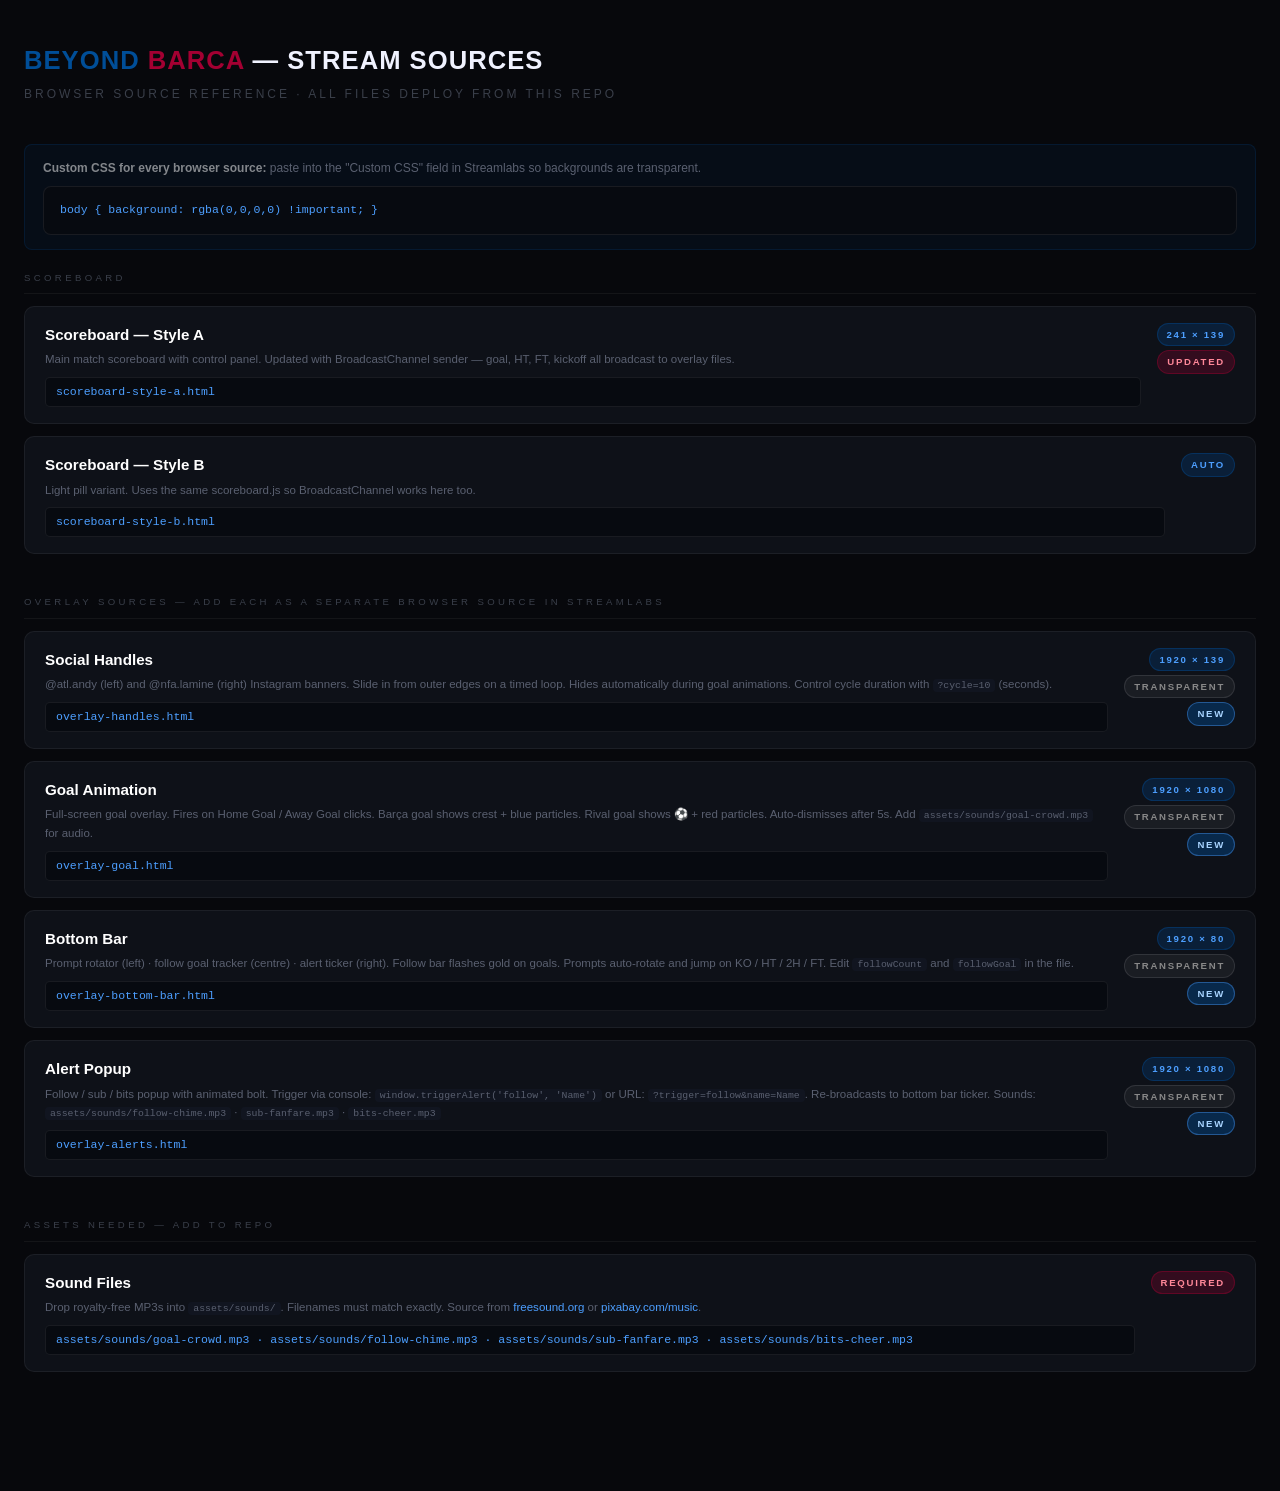
<file: index.html>
<!doctype html>
<html lang="en">
<head>
  <meta charset="UTF-8"/>
  <meta name="viewport" content="width=device-width, initial-scale=1.0"/>
  <title>Beyond Barca — Stream Sources</title>
  <style>
    *, *::before, *::after { box-sizing: border-box; margin: 0; padding: 0; }
    body { background: #07080c; color: #f0f2ff; font-family: 'Segoe UI', Arial, sans-serif; font-size: 14px; line-height: 1.6; padding: 40px 24px 80px; min-height: 100vh; }
    h1 { font-size: 1.6rem; font-weight: 800; letter-spacing: 0.04em; text-transform: uppercase; margin-bottom: 4px; }
    h1 span.blue { color: #004E98; } h1 span.red { color: #A30032; }
    .subtitle { font-size: 0.75rem; letter-spacing: 0.25em; text-transform: uppercase; color: #3a3f4a; margin-bottom: 40px; }
    .section-title { font-size: 0.6rem; letter-spacing: 0.35em; text-transform: uppercase; color: #3a3f4a; margin-bottom: 12px; padding-bottom: 8px; border-bottom: 1px solid rgba(255,255,255,0.05); }
    .sources { display: flex; flex-direction: column; gap: 12px; margin-bottom: 40px; }
    .card { background: #0e1118; border: 1px solid rgba(255,255,255,0.06); border-radius: 10px; padding: 16px 20px; display: grid; grid-template-columns: 1fr auto; align-items: start; gap: 16px; }
    .card-title { font-weight: 700; font-size: 0.95rem; color: #fff; margin-bottom: 3px; }
    .card-desc { font-size: 0.72rem; color: #5a6070; margin-bottom: 8px; }
    .card-url { font-family: monospace; font-size: 0.72rem; background: #070a10; border: 1px solid rgba(255,255,255,0.07); border-radius: 5px; padding: 5px 10px; color: #4d9fff; word-break: break-all; }
    .card-specs { display: flex; flex-direction: column; align-items: flex-end; gap: 4px; flex-shrink: 0; }
    .spec-pill { font-size: 0.6rem; letter-spacing: 0.18em; text-transform: uppercase; padding: 3px 9px; border-radius: 999px; white-space: nowrap; font-weight: 700; }
    .spec-pill.size    { background: rgba(0,78,152,0.25);  color: #4d9fff;  border: 1px solid rgba(0,78,152,0.4); }
    .spec-pill.transp  { background: rgba(255,255,255,0.05); color: #888;   border: 1px solid rgba(255,255,255,0.1); }
    .spec-pill.updated { background: rgba(163,0,50,0.25);  color: #ff8899; border: 1px solid rgba(163,0,50,0.4); }
    .spec-pill.new     { background: rgba(0,78,152,0.4);   color: #a8d4ff; border: 1px solid rgba(77,159,255,0.4); }
    .css-block { background: #070a10; border: 1px solid rgba(255,255,255,0.07); border-radius: 8px; padding: 14px 16px; font-family: monospace; font-size: 0.72rem; color: #4d9fff; margin-top: 8px; }
    .note { background: rgba(0,78,152,0.08); border: 1px solid rgba(0,78,152,0.2); border-radius: 8px; padding: 14px 18px; font-size: 0.75rem; color: #5a6070; margin-bottom: 20px; }
    .note strong { color: rgba(255,255,255,0.5); }
    a { color: #4d9fff; text-decoration: none; } a:hover { text-decoration: underline; }
    code { background: #111520; padding: 1px 5px; border-radius: 4px; font-size: 0.85em; }
  </style>
</head>
<body>
  <h1><span class="blue">Beyond</span> <span class="red">Barca</span> — Stream Sources</h1>
  <div class="subtitle">Browser source reference · All files deploy from this repo</div>
  <div class="note">
    <strong>Custom CSS for every browser source:</strong> paste into the "Custom CSS" field in Streamlabs so backgrounds are transparent.
    <div class="css-block">body { background: rgba(0,0,0,0) !important; }</div>
  </div>
  <div class="section-title">Scoreboard</div>
  <div class="sources">
    <div class="card">
      <div class="card-left">
        <div class="card-title">Scoreboard — Style A</div>
        <div class="card-desc">Main match scoreboard with control panel. Updated with BroadcastChannel sender — goal, HT, FT, kickoff all broadcast to overlay files.</div>
        <div class="card-url"><a href="./scoreboard-style-a.html">scoreboard-style-a.html</a></div>
      </div>
      <div class="card-specs"><span class="spec-pill size">241 × 139</span><span class="spec-pill updated">Updated</span></div>
    </div>
    <div class="card">
      <div class="card-left">
        <div class="card-title">Scoreboard — Style B</div>
        <div class="card-desc">Light pill variant. Uses the same scoreboard.js so BroadcastChannel works here too.</div>
        <div class="card-url"><a href="./scoreboard-style-b.html">scoreboard-style-b.html</a></div>
      </div>
      <div class="card-specs"><span class="spec-pill size">Auto</span></div>
    </div>
  </div>
  <div class="section-title">Overlay Sources — add each as a separate browser source in Streamlabs</div>
  <div class="sources">
    <div class="card">
      <div class="card-left">
        <div class="card-title">Social Handles</div>
        <div class="card-desc">@atl.andy (left) and @nfa.lamine (right) Instagram banners. Slide in from outer edges on a timed loop. Hides automatically during goal animations. Control cycle duration with <code>?cycle=10</code> (seconds).</div>
        <div class="card-url"><a href="./overlay-handles.html">overlay-handles.html</a></div>
      </div>
      <div class="card-specs"><span class="spec-pill size">1920 × 139</span><span class="spec-pill transp">Transparent</span><span class="spec-pill new">New</span></div>
    </div>
    <div class="card">
      <div class="card-left">
        <div class="card-title">Goal Animation</div>
        <div class="card-desc">Full-screen goal overlay. Fires on Home Goal / Away Goal clicks. Barça goal shows crest + blue particles. Rival goal shows ⚽ + red particles. Auto-dismisses after 5s. Add <code>assets/sounds/goal-crowd.mp3</code> for audio.</div>
        <div class="card-url"><a href="./overlay-goal.html">overlay-goal.html</a></div>
      </div>
      <div class="card-specs"><span class="spec-pill size">1920 × 1080</span><span class="spec-pill transp">Transparent</span><span class="spec-pill new">New</span></div>
    </div>
    <div class="card">
      <div class="card-left">
        <div class="card-title">Bottom Bar</div>
        <div class="card-desc">Prompt rotator (left) · follow goal tracker (centre) · alert ticker (right). Follow bar flashes gold on goals. Prompts auto-rotate and jump on KO / HT / 2H / FT. Edit <code>followCount</code> and <code>followGoal</code> in the file.</div>
        <div class="card-url"><a href="./overlay-bottom-bar.html">overlay-bottom-bar.html</a></div>
      </div>
      <div class="card-specs"><span class="spec-pill size">1920 × 80</span><span class="spec-pill transp">Transparent</span><span class="spec-pill new">New</span></div>
    </div>
    <div class="card">
      <div class="card-left">
        <div class="card-title">Alert Popup</div>
        <div class="card-desc">Follow / sub / bits popup with animated bolt. Trigger via console: <code>window.triggerAlert('follow', 'Name')</code> or URL: <code>?trigger=follow&amp;name=Name</code>. Re-broadcasts to bottom bar ticker. Sounds: <code>assets/sounds/follow-chime.mp3</code> · <code>sub-fanfare.mp3</code> · <code>bits-cheer.mp3</code></div>
        <div class="card-url"><a href="./overlay-alerts.html">overlay-alerts.html</a></div>
      </div>
      <div class="card-specs"><span class="spec-pill size">1920 × 1080</span><span class="spec-pill transp">Transparent</span><span class="spec-pill new">New</span></div>
    </div>
  </div>
  <div class="section-title">Assets needed — add to repo</div>
  <div class="sources">
    <div class="card">
      <div class="card-left">
        <div class="card-title">Sound Files</div>
        <div class="card-desc">Drop royalty-free MP3s into <code>assets/sounds/</code>. Filenames must match exactly. Source from <a href="https://freesound.org" target="_blank">freesound.org</a> or <a href="https://pixabay.com/music" target="_blank">pixabay.com/music</a>.</div>
        <div class="card-url">assets/sounds/goal-crowd.mp3 · assets/sounds/follow-chime.mp3 · assets/sounds/sub-fanfare.mp3 · assets/sounds/bits-cheer.mp3</div>
      </div>
      <div class="card-specs"><span class="spec-pill updated">Required</span></div>
    </div>
  </div>
</body>
</html>
</file>
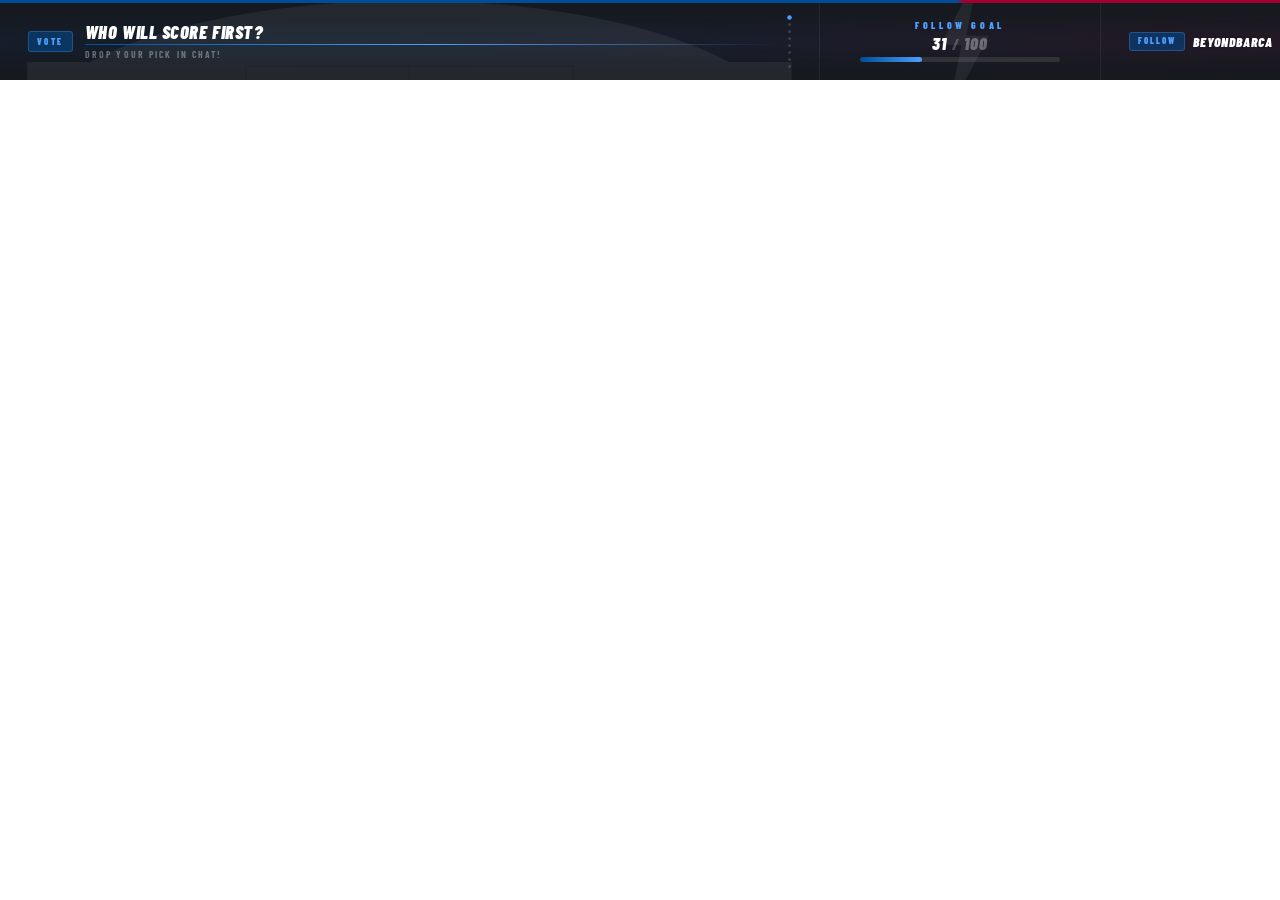
<file: overlay-bottom-bar.html>
<!DOCTYPE html>
<html lang="en">
<head>
<meta charset="UTF-8">
<meta name="viewport" content="width=device-width, initial-scale=1.0">
<title>Beyond Barca — Bottom Bar</title>
<link href="https://fonts.googleapis.com/css2?family=Barlow+Condensed:ital,wght@0,600;0,700;0,800;0,900;1,700;1,800;1,900&display=swap" rel="stylesheet">
<style>
  *, *::before, *::after { box-sizing: border-box; margin: 0; padding: 0; }

  :root {
    --blue:    #004E98;
    --red:     #A30032;
    --sky:     #4d9fff;
    --dark:    #07080c;
    --mid:     #0d0f14;
    --muted:   rgba(255,255,255,0.45);
  }

  /* Transparent body — only the bar is visible in Streamlabs */
  body {
    background: transparent;
    width: 1920px;
    height: 80px;
    overflow: hidden;
    font-family: 'Barlow Condensed', sans-serif;
    font-weight: 700;
    color: #fff;
  }

  /* ══════════════════════════════════════════════════
     BOTTOM BAR — full width, 80px tall
  ══════════════════════════════════════════════════ */
  .bottom-bar {
    width: 1920px;
    height: 80px;
    display: grid;
    grid-template-columns: 1fr auto 1fr;
    align-items: stretch;
    background: rgba(5, 8, 15, 0.93);
    backdrop-filter: blur(14px);
    border-top: 3px solid transparent;
    border-image: linear-gradient(
      90deg,
      var(--blue) 0%, var(--blue) 49.8%,
      var(--red)  50.2%, var(--red)  100%
    ) 1 0 0 0;
    position: relative;
    overflow: hidden;
  }

  /* Subtle blue/red atmosphere behind content */
  .bottom-bar::before {
    content: '';
    position: absolute;
    inset: 0;
    background:
      radial-gradient(ellipse at 20% 50%, rgba(0,78,152,0.12) 0%, transparent 55%),
      radial-gradient(ellipse at 80% 50%, rgba(163,0,50,0.12) 0%, transparent 55%);
    pointer-events: none;
  }

  /* Bolt watermark behind everything */
  .bar-bolt {
    position: absolute;
    top: 50%;
    left: 50%;
    transform: translate(-50%, -50%);
    height: 200%;
    opacity: 0.06;
    pointer-events: none;
  }

  /* ── ZONE SHARED STYLES ── */
  .bar-zone {
    position: relative;
    z-index: 2;
    display: flex;
    align-items: center;
    overflow: hidden;
  }

  /* ════════════════════════════════════════════════
     LEFT ZONE — CHAT PROMPT ROTATOR
  ════════════════════════════════════════════════ */
  .zone-prompts {
    padding: 0 28px;
    border-right: 1px solid rgba(255,255,255,0.06);
    gap: 12px;
  }

  /* Subtle stadium silhouette behind prompts */
  .prompt-stadium-bg {
    position: absolute;
    inset: 0;
    opacity: 0.06;
    pointer-events: none;
    overflow: hidden;
  }
  .prompt-stadium-bg svg {
    width: 100%;
    height: 100%;
  }

  /* Viewport clips the slide animation */
  .prompt-viewport {
    position: relative;
    flex: 1;
    height: 100%;
    overflow: hidden;
    display: flex;
    align-items: center;
  }

  /* Each prompt card */
  .prompt-card {
    position: absolute;
    left: 0; right: 0;
    display: flex;
    align-items: center;
    gap: 12px;
    opacity: 0;
    transform: translateY(110%);
    transition:
      opacity   0.5s cubic-bezier(0.22, 1, 0.36, 1),
      transform 0.5s cubic-bezier(0.22, 1, 0.36, 1);
  }
  .prompt-card.active {
    opacity: 1;
    transform: translateY(0);
  }
  .prompt-card.exit-up {
    opacity: 0;
    transform: translateY(-110%);
  }

  /* Badge pill */
  .prompt-badge {
    flex-shrink: 0;
    font-size: 0.55rem;
    letter-spacing: 0.28em;
    text-transform: uppercase;
    padding: 3px 8px;
    border-radius: 3px;
    font-weight: 900;
    line-height: 1.5;
    white-space: nowrap;
  }
  .prompt-badge.vote    { background: rgba(0,78,152,0.5);     color: var(--sky);   border: 1px solid rgba(77,159,255,0.3); }
  .prompt-badge.rate    { background: rgba(163,0,50,0.5);     color: #ff8899;      border: 1px solid rgba(163,0,50,0.4); }
  .prompt-badge.predict { background: rgba(255,215,0,0.12);   color: #ffd700;      border: 1px solid rgba(255,215,0,0.25); }
  .prompt-badge.chat    { background: rgba(77,159,255,0.15);  color: #a8d4ff;      border: 1px solid rgba(77,159,255,0.2); }

  /* Text block */
  .prompt-text {
    flex: 1;
    min-width: 0;
  }
  .prompt-question {
    font-weight: 900;
    font-style: italic;
    font-size: 1.15rem;
    letter-spacing: 0.03em;
    text-transform: uppercase;
    color: #fff;
    line-height: 1;
    white-space: nowrap;
    overflow: hidden;
    text-overflow: ellipsis;
  }
  .prompt-underline {
    height: 1px;
    background: linear-gradient(90deg, var(--blue), var(--sky), transparent);
    border-radius: 1px;
    margin-top: 3px;
    transform: scaleX(0);
    transform-origin: left;
    transition: transform 0.7s 0.2s cubic-bezier(0.22, 1, 0.36, 1);
  }
  .prompt-card.active .prompt-underline {
    transform: scaleX(1);
  }
  .prompt-cta {
    font-size: 0.6rem;
    letter-spacing: 0.22em;
    text-transform: uppercase;
    color: rgba(255,255,255,0.35);
    font-weight: 700;
    margin-top: 3px;
    white-space: nowrap;
  }

  /* Progress dots */
  .prompt-dots {
    display: flex;
    flex-direction: column;
    gap: 4px;
    flex-shrink: 0;
  }
  .prompt-dot {
    width: 3px;
    height: 3px;
    border-radius: 50%;
    background: rgba(255,255,255,0.15);
    transition: background 0.3s, transform 0.3s;
  }
  .prompt-dot.active {
    background: var(--sky);
    transform: scale(1.5);
  }

  /* ════════════════════════════════════════════════
     CENTER ZONE — FOLLOW GOAL TRACKER
  ════════════════════════════════════════════════ */
  .zone-center {
    flex-direction: column;
    justify-content: center;
    gap: 4px;
    padding: 0 40px;
    min-width: 280px;
  }

  .follow-label {
    font-size: 0.6rem;
    letter-spacing: 0.38em;
    text-transform: uppercase;
    color: var(--sky);
    font-weight: 900;
    line-height: 1;
    text-align: center;
  }

  .follow-numbers {
    display: flex;
    align-items: baseline;
    justify-content: center;
    gap: 5px;
    font-weight: 900;
    font-style: italic;
    font-size: 1.1rem;
    letter-spacing: 0.05em;
    line-height: 1;
  }
  .follow-current { color: #fff; }
  .follow-slash   { color: rgba(255,255,255,0.22); font-size: 0.8em; }
  .follow-total   { color: rgba(255,255,255,0.32); }

  .follow-track {
    width: 100%;
    height: 5px;
    border-radius: 999px;
    background: rgba(255,255,255,0.1);
    overflow: hidden;
    position: relative;
  }
  .follow-fill {
    position: absolute;
    left: 0; top: 0; bottom: 0;
    background: linear-gradient(90deg, var(--blue), var(--sky));
    border-radius: 999px;
    transition: width 0.6s cubic-bezier(0.22, 1, 0.36, 1);
    width: 0%;
  }

  /* Goal milestone flash — bar turns gold briefly when goal scored */
  @keyframes goalFlash {
    0%   { background: linear-gradient(90deg, var(--blue), var(--sky)); }
    20%  { background: linear-gradient(90deg, #ffd700, #fff); }
    100% { background: linear-gradient(90deg, var(--blue), var(--sky)); }
  }
  .follow-fill.goal-flash {
    animation: goalFlash 1.5s ease forwards;
  }

  /* ════════════════════════════════════════════════
     RIGHT ZONE — ALERT TICKER
  ════════════════════════════════════════════════ */
  .zone-ticker {
    padding: 0 28px;
    border-left: 1px solid rgba(255,255,255,0.06);
  }

  .ticker-track {
    display: flex;
    align-items: center;
    gap: 20px;
    white-space: nowrap;
    /* animation set dynamically via JS so width is correct */
    animation: tickerScroll 30s linear infinite;
  }
  @keyframes tickerScroll {
    0%   { transform: translateX(0); }
    100% { transform: translateX(-50%); }
  }

  .ticker-item {
    display: flex;
    align-items: center;
    gap: 8px;
    flex-shrink: 0;
  }
  .ticker-type {
    font-size: 0.55rem;
    letter-spacing: 0.22em;
    text-transform: uppercase;
    padding: 2px 8px;
    border-radius: 3px;
    font-weight: 900;
    line-height: 1.4;
    flex-shrink: 0;
  }
  .ticker-type.follow { background: rgba(0,78,152,0.5);    color: var(--sky);  border: 1px solid rgba(77,159,255,0.3); }
  .ticker-type.sub    { background: rgba(163,0,50,0.5);    color: #ff8899;     border: 1px solid rgba(163,0,50,0.4); }
  .ticker-type.cheer  { background: rgba(255,215,0,0.15);  color: #ffd700;     border: 1px solid rgba(255,215,0,0.3); }
  .ticker-type.goal   { background: rgba(0,78,152,0.6);    color: #fff;        border: 1px solid rgba(77,159,255,0.5); }

  .ticker-name {
    font-size: 0.85rem;
    letter-spacing: 0.07em;
    text-transform: uppercase;
    font-weight: 900;
    font-style: italic;
    color: #fff;
    flex-shrink: 0;
  }
  .ticker-msg {
    font-size: 0.72rem;
    letter-spacing: 0.05em;
    color: rgba(255,255,255,0.38);
    font-weight: 700;
    flex-shrink: 0;
  }
  .ticker-sep {
    width: 1px;
    height: 16px;
    background: rgba(255,255,255,0.08);
    flex-shrink: 0;
  }
</style>
</head>
<body>

<div class="bottom-bar">

  <!-- Bolt watermark -->
  <svg class="bar-bolt" viewBox="0 0 120 200" fill="none" preserveAspectRatio="xMidYMid meet">
    <path d="M85 8 L35 104 L62 104 L44 192 L98 92 L68 92 Z" fill="white"/>
  </svg>

  <!-- ── LEFT: CHAT PROMPT ROTATOR ── -->
  <div class="bar-zone zone-prompts" id="zonePrompts">

    <!-- Stadium silhouette watermark -->
    <div class="prompt-stadium-bg">
      <svg viewBox="0 0 600 80" preserveAspectRatio="xMidYMid slice" fill="none">
        <ellipse cx="300" cy="110" rx="280" ry="100" fill="white"/>
        <rect x="20" y="55" width="560" height="40" fill="white"/>
        <rect x="180" y="58" width="240" height="28" fill="none" stroke="rgba(0,0,0,0.25)" stroke-width="1.5"/>
        <line x1="300" y1="58" x2="300" y2="86" stroke="rgba(0,0,0,0.25)" stroke-width="1"/>
      </svg>
    </div>

    <div class="prompt-viewport" id="promptViewport"></div>
    <div class="prompt-dots" id="promptDots"></div>

  </div>

  <!-- ── CENTER: FOLLOW GOAL ── -->
  <div class="bar-zone zone-center">
    <div class="follow-label">Follow Goal</div>
    <div class="follow-numbers">
      <span class="follow-current" id="followCurrent">0</span>
      <span class="follow-slash">/</span>
      <span class="follow-total" id="followTotal">100</span>
    </div>
    <div class="follow-track">
      <div class="follow-fill" id="followFill"></div>
    </div>
  </div>

  <!-- ── RIGHT: ALERT TICKER ── -->
  <div class="bar-zone zone-ticker">
    <div class="ticker-track" id="tickerTrack">
      <!-- Seeded items — duplicated for seamless loop -->
      <div class="ticker-item"><span class="ticker-type follow">FOLLOW</span><span class="ticker-name">BeyondBarca</span></div>
      <div class="ticker-sep"></div>
      <div class="ticker-item"><span class="ticker-type follow">FOLLOW</span><span class="ticker-name">CulerForever</span></div>
      <div class="ticker-sep"></div>
      <div class="ticker-item"><span class="ticker-type follow">FOLLOW</span><span class="ticker-name">LaLigaFan</span></div>
      <div class="ticker-sep"></div>
      <!-- duplicate set for seamless loop -->
      <div class="ticker-item"><span class="ticker-type follow">FOLLOW</span><span class="ticker-name">BeyondBarca</span></div>
      <div class="ticker-sep"></div>
      <div class="ticker-item"><span class="ticker-type follow">FOLLOW</span><span class="ticker-name">CulerForever</span></div>
      <div class="ticker-sep"></div>
      <div class="ticker-item"><span class="ticker-type follow">FOLLOW</span><span class="ticker-name">LaLigaFan</span></div>
      <div class="ticker-sep"></div>
    </div>
  </div>

</div>

<script>
  // ── BROADCAST CHANNEL ─────────────────────────────────────────────────────
  const channel = new BroadcastChannel('beyond-barca-overlay');

  // ── FOLLOW GOAL STATE ─────────────────────────────────────────────────────
  // ★ EDIT THESE TWO VALUES BEFORE EACH STREAM ★
  // followCount = your current real Twitch follower count
  // followGoal  = your stream goal target
  let followCount = 31;    // ← change to your real follower count e.g. 847
  const followGoal = 100; // ← change to your stream goal e.g. 1000

  const followCurrentEl = document.getElementById('followCurrent');
  const followTotalEl   = document.getElementById('followTotal');
  const followFillEl    = document.getElementById('followFill');

  followTotalEl.textContent = followGoal;

  function setFollowCount(n) {
    followCount = Math.min(Math.max(0, n), followGoal);
    followCurrentEl.textContent = followCount;
    followFillEl.style.width = (followCount / followGoal * 100) + '%';
  }

  function flashGoalBar() {
    followFillEl.classList.remove('goal-flash');
    void followFillEl.offsetWidth;
    followFillEl.classList.add('goal-flash');
    setTimeout(() => followFillEl.classList.remove('goal-flash'), 1600);
  }

  // ── PROMPT ROTATOR ────────────────────────────────────────────────────────
  // ★ EDIT PROMPTS HERE BEFORE EACH STREAM ★
  // Leave question: '' to skip that prompt entirely — it won't show
  // badge options: 'vote' (blue) | 'rate' (red) | 'predict' (gold) | 'chat' (light blue) | 'fact' (blue) | 'social' (light blue) | 'match' (gold)
  const prompts = [

    // ── MATCH CONTEXT — fill in before each game ──
    { badge: 'match',   label: 'TODAY',   question: '',  cta: '' },  // e.g. 'Barça vs Real Madrid'
    { badge: 'match',   label: 'VENUE',   question: '',  cta: '' },  // e.g. 'Camp Nou · 9:00 PM CET'

    // ── MATCH FACTS — fill in or leave empty ──
    { badge: 'fact',    label: 'FACT',    question: '',  cta: '' },  // e.g. 'Last 5: Barça 4W 1D 0L'
    { badge: 'fact',    label: 'FACT',    question: '',  cta: '' },  // e.g. 'Top scorer: Lewandowski 22'

    // ── VIEWER INTERACTION ──
    { badge: 'vote',    label: 'VOTE',    question: 'Who will score first?',        cta: 'Drop your pick in chat!' },
    { badge: 'rate',    label: 'RATE',    question: 'Rate the half — 1 to 10',      cta: 'Type your number now' },
    { badge: 'vote',    label: 'VOTE',    question: 'Who is Man of the Match?',     cta: 'Name your pick below!' },
    { badge: 'predict', label: 'PREDICT', question: 'Score prediction?',            cta: 'What\'s the final score?' },
    { badge: 'vote',    label: 'VOTE',    question: 'Barça clean sheet today?',     cta: 'YES or NO in chat!' },
    { badge: 'vote',    label: 'VOTE',    question: 'Next goal before 70\'?',       cta: 'YES or NO — let\'s go!' },

    // ── SOCIAL / SCHEDULE — fill in or leave empty ──
    { badge: 'social',  label: 'FOLLOW',  question: '@atl.andy on Instagram',       cta: 'Follow for more content!' },
    { badge: 'social',  label: 'FOLLOW',  question: '@nfa.lamine on Instagram',     cta: 'Follow for more content!' },
    { badge: 'social',  label: 'NEXT',    question: '',                             cta: '' },  // e.g. 'Next stream: Saturday 3PM ET'

  ].filter(p => p.question.trim() !== ''); // ← empty prompts are automatically skipped

  let currentPrompt = 0;
  let rotateTimer   = null;
  const ROTATE_MS   = 8000; // 8 seconds per prompt

  function buildPrompts() {
    const viewport = document.getElementById('promptViewport');
    const dotsEl   = document.getElementById('promptDots');
    viewport.innerHTML = '';
    dotsEl.innerHTML   = '';

    prompts.forEach((p, i) => {
      // Card
      const card = document.createElement('div');
      card.className = 'prompt-card' + (i === 0 ? ' active' : '');
      card.id = 'prompt-' + i;
      card.innerHTML = `
        <span class="prompt-badge ${p.badge}">${p.label}</span>
        <div class="prompt-text">
          <div class="prompt-question">${p.question}</div>
          <div class="prompt-underline"></div>
          <div class="prompt-cta">${p.cta}</div>
        </div>`;
      viewport.appendChild(card);

      // Dot
      const dot = document.createElement('div');
      dot.className = 'prompt-dot' + (i === 0 ? ' active' : '');
      dot.id = 'dot-' + i;
      dotsEl.appendChild(dot);
    });
  }

  function showPrompt(idx) {
    const prev = currentPrompt;
    currentPrompt = (idx + prompts.length) % prompts.length;

    const prevCard = document.getElementById('prompt-' + prev);
    const nextCard = document.getElementById('prompt-' + currentPrompt);
    const prevDot  = document.getElementById('dot-' + prev);
    const nextDot  = document.getElementById('dot-' + currentPrompt);

    if (prevCard) { prevCard.classList.remove('active'); prevCard.classList.add('exit-up'); }
    if (prevDot)  prevDot.classList.remove('active');

    setTimeout(() => {
      if (prevCard) prevCard.classList.remove('exit-up');
      if (nextCard) nextCard.classList.add('active');
      if (nextDot)  nextDot.classList.add('active');
    }, 80);
  }

  function startRotation() {
    if (rotateTimer) clearInterval(rotateTimer);
    rotateTimer = setInterval(() => showPrompt(currentPrompt + 1), ROTATE_MS);
  }

  // ── TICKER ────────────────────────────────────────────────────────────────
  const tickerTrack = document.getElementById('tickerTrack');

  function prependTicker(name, type, label, msg) {
    // Add new item at the front of the ticker
    const sep  = document.createElement('div');
    sep.className = 'ticker-sep';

    const item = document.createElement('div');
    item.className = 'ticker-item';
    item.innerHTML = `
      <span class="ticker-type ${type}">${label}</span>
      <span class="ticker-name">${name}</span>
      ${msg ? `<span class="ticker-msg">${msg}</span>` : ''}`;

    // Insert at the very front so it appears first
    tickerTrack.insertBefore(sep,  tickerTrack.firstChild);
    tickerTrack.insertBefore(item, tickerTrack.firstChild);
  }

  // ── BROADCAST CHANNEL LISTENER ────────────────────────────────────────────
  channel.onmessage = (e) => {
    const data = e.data;

    switch (data.type) {

      // Goal scored — flash the follow bar, add goal event to ticker
      case 'homeGoal':
      case 'awayGoal': {
        flashGoalBar();
        const scoringCode = data.type === 'homeGoal' ? data.homeCode : data.awayCode;
        const isBarça     = data.isBarça;
        const scoreLine   = data.homeScore + '–' + data.awayScore;
        const label       = isBarça ? '⚽ GOOOL' : '⚽ GOAL';
        const type        = 'goal';
        prependTicker(
          scoringCode,
          type,
          label,
          scoreLine
        );
        break;
      }

      // Alert events re-broadcast from overlay-alerts.html
      // These populate the ticker with real follow/sub/bits activity
      case 'alert_follow':
        prependTicker(data.alertName, 'follow', 'FOLLOW', '');
        setFollowCount(followCount + 1);
        break;

      case 'alert_sub':
        prependTicker(data.alertName, 'sub', 'SUB', data.alertExtra);
        break;

      case 'alert_bits':
        prependTicker(data.alertName, 'cheer', 'BITS', data.alertExtra);
        break;
      case 'kickoff':
        showPrompt(0); // reset to first prompt on kickoff
        break;

      case 'ht':
        // Rotate to HT-specific prompts — rate the half, MOTM etc
        // These are already in the prompts array at indices 1 and 2
        showPrompt(1);
        break;

      case 'secondHalf':
        showPrompt(3); // score prediction prompt
        break;

      case 'ft':
        showPrompt(2); // MOTM prompt on FT
        break;
    }
  };

  // ── INIT ──────────────────────────────────────────────────────────────────
  buildPrompts();
  startRotation();
  setFollowCount(followCount); // uses the value you set at the top of this script
</script>
</body>
</html>
</file>
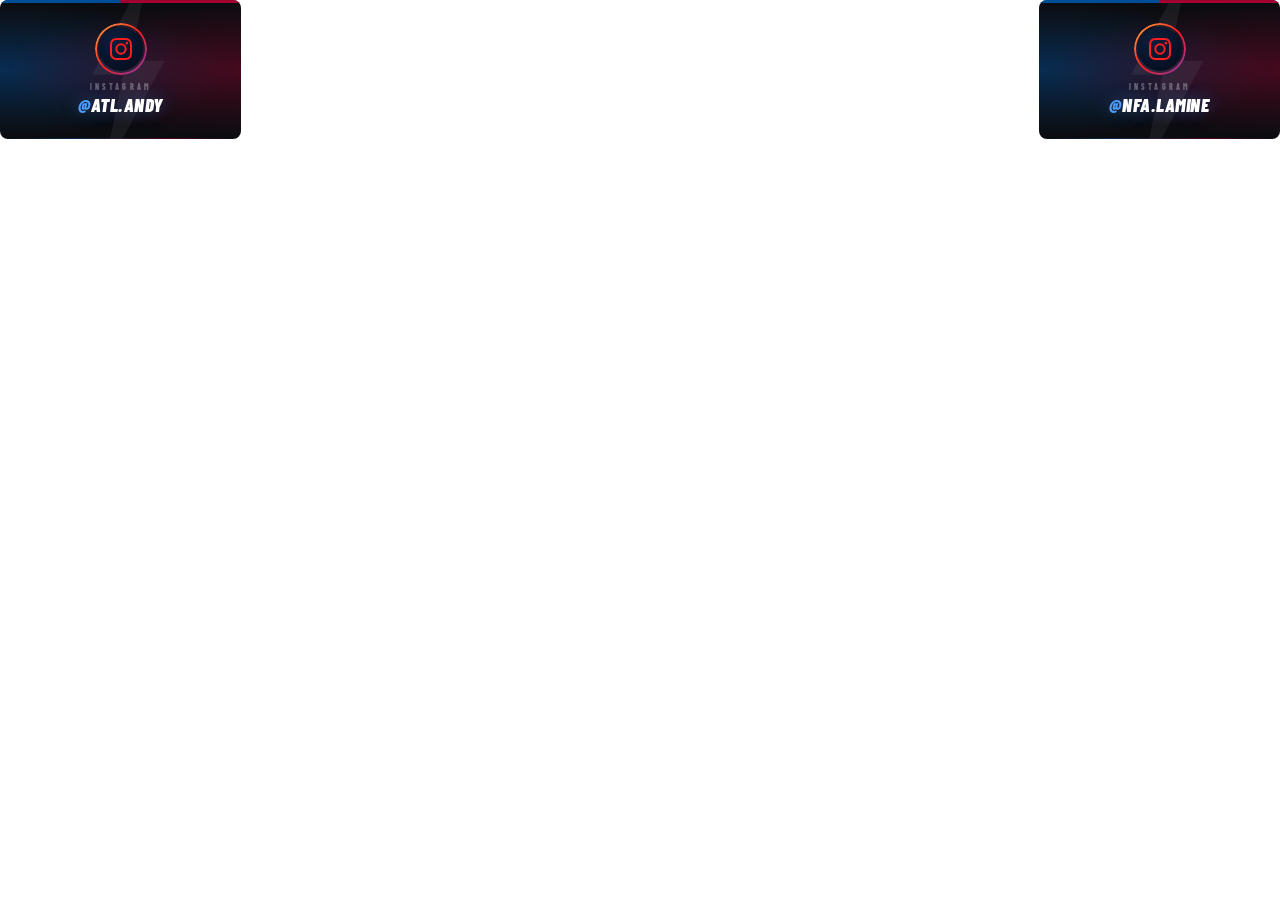
<file: overlay-handles.html>
<!DOCTYPE html>
<html lang="en">
<head>
<meta charset="UTF-8">
<meta name="viewport" content="width=device-width, initial-scale=1.0">
<title>Beyond Barca — Social Handles</title>
<link href="https://fonts.googleapis.com/css2?family=Barlow+Condensed:ital,wght@0,700;0,800;0,900;1,700;1,800;1,900&display=swap" rel="stylesheet">
<style>
  *, *::before, *::after { box-sizing: border-box; margin: 0; padding: 0; }

  :root {
    --blue:  #004E98;
    --red:   #A30032;
    --sky:   #4d9fff;
  }

  /* Transparent body — Streamlabs sees only the two handle widgets */
  body {
    background: transparent;
    /* Exact size: two handles side by side with scoreboard gap between.
       In Streamlabs you add this as a single 1920×139 browser source
       positioned at the very top of the scene, OR add each handle
       as its own 241×139 source. See deployment notes at bottom. */
    width: 1920px;
    height: 139px;
    overflow: hidden;
    font-family: 'Barlow Condensed', sans-serif;
    font-weight: 700;
    color: #fff;
  }

  /* ════════════════════════════════════════════
     HANDLE WIDGET — 241 × 139 px
  ════════════════════════════════════════════ */
  .handle-widget {
    position: absolute;
    top: 0;
    width: 241px;
    height: 139px;
    border-radius: 8px;
    overflow: hidden;
  }

  /* Left handle — flush with left edge */
  .handle-widget.left  { left: 0; }

  /* Right handle — flush with right edge */
  .handle-widget.right { right: 0; }

  /* ── BACKGROUND LAYERS ── */
  .handle-bg {
    position: absolute;
    inset: 0;
    background: #07080c;
  }
  .handle-glow-blue {
    position: absolute;
    inset: 0;
    background: radial-gradient(ellipse at 0% 50%, rgba(0,78,152,0.48) 0%, transparent 68%);
    pointer-events: none;
  }
  .handle-glow-red {
    position: absolute;
    inset: 0;
    background: radial-gradient(ellipse at 100% 50%, rgba(163,0,50,0.38) 0%, transparent 68%);
    pointer-events: none;
  }
  /* Brand split top bar */
  .handle-top-bar {
    position: absolute;
    top: 0; left: 0; right: 0;
    height: 3px;
    background: linear-gradient(
      90deg,
      var(--blue) 0%, var(--blue) 49.8%,
      var(--red)  50.2%, var(--red)  100%
    );
    z-index: 10;
  }
  /* Bottom accent line */
  .handle-bottom-line {
    position: absolute;
    bottom: 0; left: 0; right: 0;
    height: 1px;
    background: linear-gradient(
      90deg,
      transparent,
      rgba(0,78,152,0.45) 30%,
      rgba(163,0,50,0.45) 70%,
      transparent
    );
    z-index: 10;
  }
  /* Bolt watermark */
  .handle-bolt {
    position: absolute;
    top: 50%; left: 50%;
    transform: translate(-50%, -50%);
    height: 165%;
    opacity: 0.06;
    pointer-events: none;
    z-index: 1;
  }
  /* Noise texture */
  .handle-noise {
    position: absolute;
    inset: 0;
    background-image: url("data:image/svg+xml,%3Csvg viewBox='0 0 200 200' xmlns='http://www.w3.org/2000/svg'%3E%3Cfilter id='n'%3E%3CfeTurbulence type='fractalNoise' baseFrequency='0.9' numOctaves='4' stitchTiles='stitch'/%3E%3C/filter%3E%3Crect width='100%25' height='100%25' filter='url(%23n)' opacity='0.04'/%3E%3C/svg%3E");
    background-size: 180px 180px;
    pointer-events: none;
    z-index: 1;
  }

  /* ── CONTENT ── */
  .handle-content {
    position: absolute;
    inset: 0;
    z-index: 5;
    display: flex;
    flex-direction: column;
    align-items: center;
    justify-content: center;
    gap: 8px;
    padding: 14px 12px;
  }

  /* Instagram gradient ring */
  .ig-icon-wrap {
    position: relative;
    width: 52px;
    height: 52px;
    flex-shrink: 0;
  }
  .ig-ring {
    position: absolute;
    inset: 0;
    border-radius: 50%;
    padding: 2px;
    background: linear-gradient(135deg, #fcb045, #fd1d1d, #833ab4);
    -webkit-mask:
      linear-gradient(#fff 0 0) content-box,
      linear-gradient(#fff 0 0);
    mask:
      linear-gradient(#fff 0 0) content-box,
      linear-gradient(#fff 0 0);
    -webkit-mask-composite: destination-out;
    mask-composite: exclude;
  }
  .ig-disc {
    position: absolute;
    inset: 4px;
    border-radius: 50%;
    background: radial-gradient(circle at 35% 30%, #0c1e3e, #050b18);
    display: flex;
    align-items: center;
    justify-content: center;
  }
  .ig-disc svg {
    width: 22px;
    height: 22px;
  }

  /* Handle text */
  .handle-text {
    text-align: center;
    line-height: 1.1;
  }
  .handle-platform {
    font-size: 0.5rem;
    letter-spacing: 0.38em;
    text-transform: uppercase;
    color: rgba(255,255,255,0.32);
    font-weight: 800;
    margin-bottom: 3px;
  }
  .handle-name {
    font-family: 'Barlow Condensed', sans-serif;
    font-weight: 900;
    font-style: italic;
    font-size: 1.18rem;
    letter-spacing: 0.03em;
    text-transform: uppercase;
    color: #fff;
    text-shadow: 0 0 18px rgba(77,159,255,0.38);
  }
  .handle-name .at {
    color: var(--sky);
    font-size: 0.88em;
  }

  /* ════════════════════════════════════════════
     SLIDE ANIMATIONS
  ════════════════════════════════════════════ */

  /* Left handle slides in from the left */
  @keyframes slideInLeft {
    0%          { transform: translateX(-110%); opacity: 0; }
    12%         { transform: translateX(0);     opacity: 1; }
    80%         { transform: translateX(0);     opacity: 1; }
    92%, 100%   { transform: translateX(-110%); opacity: 0; }
  }

  /* Right handle slides in from the right */
  @keyframes slideInRight {
    0%          { transform: translateX(110%);  opacity: 0; }
    12%         { transform: translateX(0);     opacity: 1; }
    80%         { transform: translateX(0);     opacity: 1; }
    92%, 100%   { transform: translateX(110%);  opacity: 0; }
  }

  /* Icon glow pulse while visible */
  @keyframes iconPulse {
    0%,100% { filter: drop-shadow(0 0 6px  rgba(0,78,152,0.55)); }
    50%     { filter: drop-shadow(0 0 16px rgba(0,78,152,0.95))
                      drop-shadow(0 0 28px rgba(163,0,50,0.45)); }
  }

  .handle-widget.left {
    animation: slideInLeft var(--cycle, 10s) cubic-bezier(0.22, 1, 0.36, 1) infinite;
  }
  .handle-widget.right {
    /* Slight delay so they don't arrive robotically in sync */
    animation: slideInRight var(--cycle, 10s) cubic-bezier(0.22, 1, 0.36, 1) infinite;
    animation-delay: 0.2s;
  }
  .handle-widget .ig-icon-wrap {
    animation: iconPulse 3s ease-in-out infinite;
    animation-delay: 0.9s;
  }
</style>
</head>
<body>

  <!-- ══ LEFT HANDLE — @atl.andy ══ -->
  <div class="handle-widget left" id="leftHandle">
    <div class="handle-bg"></div>
    <div class="handle-glow-blue"></div>
    <div class="handle-glow-red"></div>
    <div class="handle-top-bar"></div>
    <div class="handle-bottom-line"></div>
    <div class="handle-noise"></div>

    <svg class="handle-bolt" viewBox="0 0 120 200" fill="none" preserveAspectRatio="xMidYMid meet">
      <path d="M85 8 L35 104 L62 104 L44 192 L98 92 L68 92 Z" fill="white"/>
    </svg>

    <div class="handle-content">
      <div class="ig-icon-wrap">
        <div class="ig-ring"></div>
        <div class="ig-disc">
          <svg viewBox="0 0 24 24" fill="none">
            <defs>
              <linearGradient id="ig-l" x1="0" y1="24" x2="24" y2="0">
                <stop offset="0%"   stop-color="#fcb045"/>
                <stop offset="50%"  stop-color="#fd1d1d"/>
                <stop offset="100%" stop-color="#833ab4"/>
              </linearGradient>
            </defs>
            <path d="M12 2.163c3.204 0 3.584.012 4.85.07 3.252.148 4.771 1.691 4.919 4.919.058 1.265.069 1.645.069 4.849 0 3.205-.012 3.584-.069 4.849-.149 3.225-1.664 4.771-4.919 4.919-1.266.058-1.644.07-4.85.07-3.204 0-3.584-.012-4.849-.07-3.26-.149-4.771-1.699-4.919-4.92-.058-1.265-.07-1.644-.07-4.849 0-3.204.013-3.583.07-4.849.149-3.227 1.664-4.771 4.919-4.919 1.266-.057 1.645-.069 4.849-.069zM12 0C8.741 0 8.333.014 7.053.072 2.695.272.273 2.69.073 7.052.014 8.333 0 8.741 0 12c0 3.259.014 3.668.072 4.948.2 4.358 2.618 6.78 6.98 6.98C8.333 23.986 8.741 24 12 24c3.259 0 3.668-.014 4.948-.072 4.354-.2 6.782-2.618 6.979-6.98.059-1.28.073-1.689.073-4.948 0-3.259-.014-3.667-.072-4.947-.196-4.354-2.617-6.78-6.979-6.98C15.668.014 15.259 0 12 0zm0 5.838a6.162 6.162 0 100 12.324 6.162 6.162 0 000-12.324zM12 16a4 4 0 110-8 4 4 0 010 8zm6.406-11.845a1.44 1.44 0 100 2.881 1.44 1.44 0 000-2.881z" fill="url(#ig-l)"/>
          </svg>
        </div>
      </div>
      <div class="handle-text">
        <div class="handle-platform">Instagram</div>
        <div class="handle-name"><span class="at">@</span>atl.andy</div>
      </div>
    </div>
  </div>

  <!-- ══ RIGHT HANDLE — @nfa.lamine ══ -->
  <div class="handle-widget right" id="rightHandle">
    <div class="handle-bg"></div>
    <div class="handle-glow-blue"></div>
    <div class="handle-glow-red"></div>
    <div class="handle-top-bar"></div>
    <div class="handle-bottom-line"></div>
    <div class="handle-noise"></div>

    <svg class="handle-bolt" viewBox="0 0 120 200" fill="none" preserveAspectRatio="xMidYMid meet">
      <path d="M85 8 L35 104 L62 104 L44 192 L98 92 L68 92 Z" fill="white"/>
    </svg>

    <div class="handle-content">
      <div class="ig-icon-wrap">
        <div class="ig-ring"></div>
        <div class="ig-disc">
          <svg viewBox="0 0 24 24" fill="none">
            <defs>
              <linearGradient id="ig-r" x1="0" y1="24" x2="24" y2="0">
                <stop offset="0%"   stop-color="#fcb045"/>
                <stop offset="50%"  stop-color="#fd1d1d"/>
                <stop offset="100%" stop-color="#833ab4"/>
              </linearGradient>
            </defs>
            <path d="M12 2.163c3.204 0 3.584.012 4.85.07 3.252.148 4.771 1.691 4.919 4.919.058 1.265.069 1.645.069 4.849 0 3.205-.012 3.584-.069 4.849-.149 3.225-1.664 4.771-4.919 4.919-1.266.058-1.644.07-4.85.07-3.204 0-3.584-.012-4.849-.07-3.26-.149-4.771-1.699-4.919-4.92-.058-1.265-.07-1.644-.07-4.849 0-3.204.013-3.583.07-4.849.149-3.227 1.664-4.771 4.919-4.919 1.266-.057 1.645-.069 4.849-.069zM12 0C8.741 0 8.333.014 7.053.072 2.695.272.273 2.69.073 7.052.014 8.333 0 8.741 0 12c0 3.259.014 3.668.072 4.948.2 4.358 2.618 6.78 6.98 6.98C8.333 23.986 8.741 24 12 24c3.259 0 3.668-.014 4.948-.072 4.354-.2 6.782-2.618 6.979-6.98.059-1.28.073-1.689.073-4.948 0-3.259-.014-3.667-.072-4.947-.196-4.354-2.617-6.78-6.979-6.98C15.668.014 15.259 0 12 0zm0 5.838a6.162 6.162 0 100 12.324 6.162 6.162 0 000-12.324zM12 16a4 4 0 110-8 4 4 0 010 8zm6.406-11.845a1.44 1.44 0 100 2.881 1.44 1.44 0 000-2.881z" fill="url(#ig-r)"/>
          </svg>
        </div>
      </div>
      <div class="handle-text">
        <div class="handle-platform">Instagram</div>
        <div class="handle-name"><span class="at">@</span>nfa.lamine</div>
      </div>
    </div>
  </div>

  <!-- BroadcastChannel — hides handles during goal animation -->
  <script>
    const channel = new BroadcastChannel('beyond-barca-overlay');
    const left    = document.getElementById('leftHandle');
    const right   = document.getElementById('rightHandle');

    // Read cycle duration from URL param ?cycle=10 (seconds), default 10s
    const params   = new URLSearchParams(window.location.search);
    const cycleSec = parseFloat(params.get('cycle') || '10');
    left.style.setProperty('--cycle',  cycleSec + 's');
    right.style.setProperty('--cycle', cycleSec + 's');

    // Temporarily hide handles when a goal animation fires
    // so they don't compete visually — they resume after 6s
    let resumeTimer = null;
    channel.onmessage = (e) => {
      if (e.data.type === 'homeGoal' || e.data.type === 'awayGoal') {
        left.style.animationPlayState  = 'paused';
        right.style.animationPlayState = 'paused';
        left.style.opacity  = '0';
        right.style.opacity = '0';
        if (resumeTimer) clearTimeout(resumeTimer);
        resumeTimer = setTimeout(() => {
          left.style.animationPlayState  = 'running';
          right.style.animationPlayState = 'running';
          left.style.opacity  = '';
          right.style.opacity = '';
        }, 6000);
      }
    };
  </script>

</body>
</html>
</file>
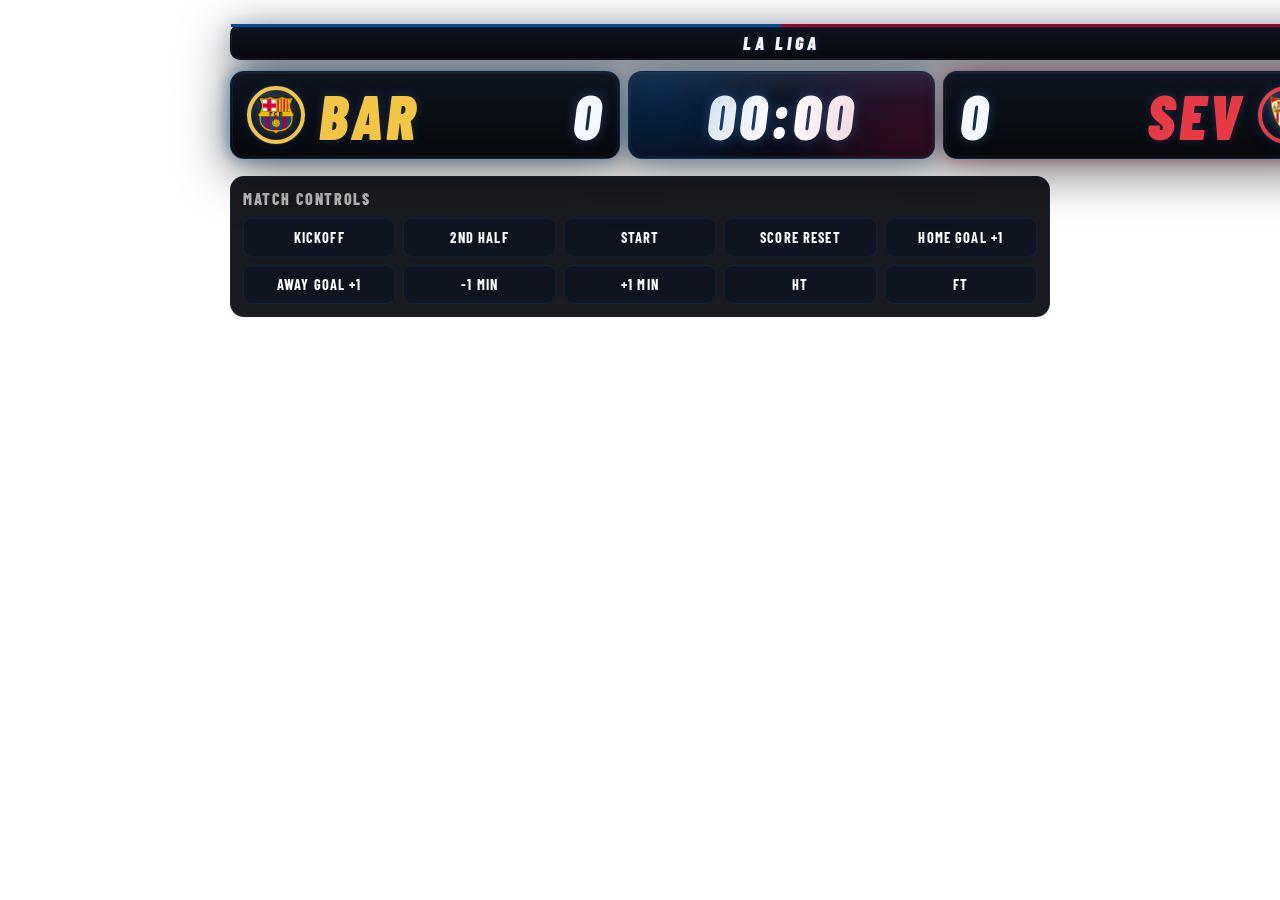
<file: scoreboard-style-a.html>
<!doctype html>
<html lang="en">
<head>
  <meta charset="UTF-8" />
  <meta name="viewport" content="width=device-width, initial-scale=1.0" />
  <title>La Liga Scoreboard A</title>
  <link rel="stylesheet" href="styles.css" />
</head>
<body class="transparent-canvas">
  <main class="overlay-wrap">
    <section class="scoreboard score-a" data-scoreboard>
      <div class="league-strip" data-league>LA LIGA</div>
      <div class="teams-row">
        <div class="team-side left" data-home-side>
          <div class="logo-bubble">
            <img data-home-logo src="assets/logos/bar.png" alt="Home Team Logo" />
          </div>
          <span class="team-code" data-home-code data-team="BAR">BAR</span>
          <span class="side-score" data-home-score>0</span>
        </div>

        <div class="center-score">
          <div class="time-wrap">
            <div class="time-box" data-time>00:00</div>
            <div class="phase-badge" data-phase></div>
          </div>
        </div>

        <div class="team-side right" data-away-side>
          <span class="side-score" data-away-score>0</span>
          <span class="team-code" data-away-code data-team="SEV">SEV</span>
          <div class="logo-bubble">
            <img data-away-logo src="assets/logos/sev.png" alt="Away Team Logo" />
          </div>
        </div>
      </div>
    </section>

    <section class="control-panel" data-controls>
      <h2>Match Controls</h2>
      <div class="controls-grid">
        <button type="button" data-action="kickoff">Kickoff</button>
        <button type="button" data-action="secondHalf">2nd Half</button>
        <button type="button" data-action="startPause">Start</button>
        <button type="button" data-action="scoreReset">Score Reset</button>
        <button type="button" data-action="homeGoal">Home Goal +1</button>
        <button type="button" data-action="awayGoal">Away Goal +1</button>
        <button type="button" data-action="minusMinute">-1 Min</button>
        <button type="button" data-action="plusMinute">+1 Min</button>
        <button type="button" data-action="ht">HT</button>
        <button type="button" data-action="ft">FT</button>
      </div>
    </section>
  </main>

  <script src="scoreboard.js"></script>
</body>
</html>
</file>
<file: styles.css>
/*
  ╔══════════════════════════════════════════════════╗
  ║  Beyond Barca — Scoreboard CSS                  ║
  ║  Restyled from La Liga Style A                  ║
  ║  Brand Kit v1.0 · 2025                          ║
  ╚══════════════════════════════════════════════════╝

  WHAT CHANGED vs original:
  ─────────────────────────────────────────────────
  • Fonts        → Barlow Condensed (all UI text)
  • Colours      → Brand dark slate base, blue|red accents
                   Gold/yellow eliminated entirely
                   Magenta/fire-orange eliminated
  • Panels       → Deep navy → near-black gradient (brand "Deep" gradient)
  • Borders      → Barça Blue at low opacity instead of gold
  • Glows        → Blue left side, red right side (matches brand split rule)
  • League strip → Blue|red split top bar motif
  • Phase badge  → Blue-tinted, no gold
  • Scores/times → White with subtle blue glow
  • Center card  → Blue left glow / red right glow (brand corners)
  • NOTHING else changed — grid, sizing, layout, JS hooks all intact
*/

/* ── GOOGLE FONT IMPORT ─────────────────────────── */
@import url('https://fonts.googleapis.com/css2?family=Barlow+Condensed:ital,wght@0,600;0,700;0,800;0,900;1,700;1,800;1,900&display=swap');

/* ── BRAND TOKENS ───────────────────────────────── */
:root {
  /* Core brand colours */
  --bb-blue:       #004E98;
  --bb-red:        #A30032;
  --bb-sky:        #4d9fff;
  --bb-crimson:    #cc1144;
  --bb-slate:      #111318;
  --bb-dark:       #07080c;
  --bb-mid:        #0d0f14;
  --bb-muted:      rgba(255,255,255,0.45);

  /* Panel gradients */
  --panel-top:     #0e1520;
  --panel-bottom:  #07080c;

  /* Kept from original (structural — do not rename) */
  --text:          #f4f6ff;
  --dark:          rgba(7, 8, 12, 0.96);
  --muted:         rgba(13, 15, 20, 0.92);
  --light-card:    rgba(255, 255, 255, 0.92);
  --shadow:        0 10px 30px rgba(0, 0, 0, 0.5);

  /* Gold eliminated — remapped to brand blue at low opacity */
  --metal-gold-bright: rgba(77, 159, 255, 0.55);
  --metal-gold-mid:    rgba(0, 78, 152, 0.45);
  --metal-gold-deep:   rgba(0, 30, 70, 0.6);

  /* Fire/magenta eliminated — remapped to brand accents */
  --accent-fire:    var(--bb-sky);
  --accent-magenta: var(--bb-blue);

  /* Panel vars — remapped to brand dark */
  --panel-navy-top:    #0e1520;
  --panel-navy-bottom: #07080c;
  --panel-sheen:       rgba(255, 255, 255, 0.06);

  --scoreboard-texture: none;
}

/* ── BASE ───────────────────────────────────────── */
* {
  box-sizing: border-box;
}

html,
body {
  margin: 0;
  min-height: 100%;
  /* Barlow Condensed replaces Inter */
  font-family: 'Barlow Condensed', Arial, sans-serif;
  font-weight: 700;
  background: transparent;
}

.transparent-canvas {
  display: grid;
  place-items: center;
  padding: 24px;
}

.overlay-wrap {
  width: min(100%, 820px);
}

.scoreboard {
  color: var(--text);
}

/* ── LOGO BUBBLE ────────────────────────────────── */
.logo-bubble {
  width: 86px;
  height: 86px;
  border-radius: 50%;
  /* Dark disc instead of white */
  background: radial-gradient(circle at 30% 20%, #0c1e3e, #050b18 70%);
  display: grid;
  place-items: center;
  box-shadow: var(--shadow);
}

.logo-bubble img {
  width: 62px;
  height: 62px;
  object-fit: contain;
}

/* ══════════════════════════════════════════════════
   STYLE A
══════════════════════════════════════════════════ */
.score-a {
  --board-h: 94px;
  --team-card-h: 88px;
  --side-card-w: clamp(260px, 31vw, 390px);
  --center-card-w: clamp(240px, 24vw, 320px);
  --logo-size: 58px;
  --logo-img-size: 40px;
  --display-size: clamp(44px, 5.4vw, 62px);
  --team-code-size: var(--display-size);
  --score-size: var(--display-size);
  --time-size: var(--display-size);

  /* Unchanged structural properties */
  display: grid;
  gap: 8px;
  width: fit-content;
  max-width: 100%;
  margin-inline: auto;
  filter: drop-shadow(0 12px 24px rgba(0, 0, 0, 0.55));
}

/* ── LEAGUE STRIP ───────────────────────────────── */
/*
  Original: gold border, dark navy bg, purple glow
  Now:      blue|red split top bar, dark slate bg, blue glow
*/
.league-strip {
  text-align: center;
  font-family: 'Barlow Condensed', sans-serif;
  font-weight: 900;
  font-style: italic;
  letter-spacing: 0.22em;
  text-transform: uppercase;

  /* Brand dark base */
  background: linear-gradient(180deg, #0e1520 0%, #07080c 100%);

  color: #f4f6ff;

  /* Blue|red split border — top mimics the brand split bar motif */
  border: 1px solid rgba(0, 78, 152, 0.35);
  border-top: 3px solid transparent;
  border-image: linear-gradient(90deg, var(--bb-blue) 0%, var(--bb-blue) 49.8%, var(--bb-red) 50.2%, var(--bb-red) 100%) 1 0 0 0;

  border-radius: 10px;
  padding: 5px 12px;
  font-size: clamp(12px, 1.7vw, 18px);
  text-shadow: 0 0 10px rgba(77, 159, 255, 0.2);

  /* Blue glow instead of purple */
  box-shadow:
    inset 0 0 0 1px rgba(255, 255, 255, 0.05),
    0 0 18px rgba(0, 78, 152, 0.2);
}

/* ── TEAMS ROW ──────────────────────────────────── */
/* Structural — unchanged */
.teams-row {
  display: grid;
  grid-template-columns: auto auto auto;
  height: var(--board-h);
  align-items: stretch;
  justify-content: center;
  gap: 8px;
}

/* ── TEAM SIDE PANELS ───────────────────────────── */
/*
  Original: navy gradient, gold border, blue outer glow
  Now:      brand dark gradient, brand blue border at low opacity
            home side gets blue left glow, away gets red right glow
*/
.team-side {
  position: relative;
  overflow: hidden;

  /* Brand "Deep" gradient */
  background:
    linear-gradient(180deg, var(--panel-navy-top), var(--panel-navy-bottom)),
    var(--scoreboard-texture);

  border-radius: 14px;

  /* Brand blue border — subtle */
  border: 1px solid rgba(0, 78, 152, 0.4);

  box-shadow:
    inset 0 1px 0 rgba(255, 255, 255, 0.05),
    inset 0 -1px 0 rgba(0, 0, 0, 0.4);

  padding: 8px 16px;
  display: flex;
  align-items: center;
  justify-content: flex-start;
  gap: 10px;
  width: var(--side-card-w);
  min-height: 0;
  height: var(--team-card-h);
  align-self: center;
}

/* Home side — blue left glow */
[data-home-side].team-side {
  box-shadow:
    inset 0 1px 0 rgba(255, 255, 255, 0.05),
    inset 0 -1px 0 rgba(0, 0, 0, 0.4),
    0 0 18px rgba(0, 78, 152, 0.28),
    -4px 0 12px rgba(0, 78, 152, 0.2);
}

/* Away side — red right glow */
[data-away-side].team-side {
  box-shadow:
    inset 0 1px 0 rgba(255, 255, 255, 0.05),
    inset 0 -1px 0 rgba(0, 0, 0, 0.4),
    0 0 18px rgba(163, 0, 50, 0.28),
    4px 0 12px rgba(163, 0, 50, 0.2);
}

.team-side::before,
.center-score::before {
  content: "";
  position: absolute;
  inset: 1px;
  border-radius: inherit;
  border: 1px solid rgba(255, 255, 255, 0.05);
  pointer-events: none;
}

/* ── TEAM CODE ──────────────────────────────────── */
.team-code {
  font-family: 'Barlow Condensed', sans-serif;
  font-weight: 900;
  font-style: italic;
  font-size: var(--team-code-size);
  letter-spacing: 0.06em;
  line-height: 1;
  padding-inline: 4px;
  text-shadow:
    0 1px 0 rgba(0, 0, 0, 0.6),
    0 0 10px rgba(77, 159, 255, 0.2);
}

[data-home-side] .team-code {
  color: var(--home-color, #f4f6ff);
}

[data-away-side] .team-code {
  color: var(--away-color, #f4f6ff);
}

/* ── LOGO BUBBLES ───────────────────────────────── */
/* Team color borders kept (JS hook) — disc goes dark */
[data-home-side] .logo-bubble {
  border: 4px solid var(--home-color, var(--bb-sky));
}

[data-away-side] .logo-bubble {
  border: 4px solid var(--away-color, var(--bb-crimson));
}

.score-a .logo-bubble {
  width: var(--logo-size);
  height: var(--logo-size);

  /* Brand dark disc */
  background:
    radial-gradient(circle at 30% 20%, #0c1e3e, #050b18 70%),
    var(--scoreboard-texture);

  border-radius: 50%;
  box-shadow:
    0 0 0 1px rgba(0, 78, 152, 0.4),
    inset 0 1px 5px rgba(255, 255, 255, 0.12),
    0 0 14px rgba(0, 78, 152, 0.22);
}

.score-a .logo-bubble img {
  width: var(--logo-img-size);
  height: var(--logo-img-size);
  filter: drop-shadow(0 0 6px rgba(255, 255, 255, 0.25));
}

/* ── CENTER SCORE CARD ──────────────────────────── */
/*
  Original: navy gradient, gold border, fire+magenta corner glows
  Now:      brand dark gradient, subtle blue border,
            blue top-left / red bottom-right corner glows
*/
.center-score {
  position: relative;
  overflow: hidden;
  display: flex;
  justify-content: center;
  align-items: center;
  text-align: center;
  width: var(--center-card-w);

  /* Brand deep gradient */
  background:
    linear-gradient(180deg, #0e1a2e, #070a14),
    var(--scoreboard-texture);

  border-radius: 14px;

  /* Brand blue border */
  border: 1px solid rgba(0, 78, 152, 0.5);

  min-width: 0;
  height: var(--team-card-h);
  align-self: center;

  box-shadow:
    inset 0 0 0 1px rgba(255, 255, 255, 0.04),
    0 0 20px rgba(0, 78, 152, 0.25);
}

/* Blue|red corner atmosphere — matches brand split rule */
.center-score::after {
  content: "";
  position: absolute;
  inset: 0;
  background:
    radial-gradient(circle at 8% 25%, rgba(0, 78, 152, 0.28), transparent 45%),
    radial-gradient(circle at 92% 75%, rgba(163, 0, 50, 0.25), transparent 45%),
    linear-gradient(180deg, var(--panel-sheen), transparent 36%);
  pointer-events: none;
}

/* ── TIME DISPLAY ───────────────────────────────── */
.time-wrap {
  margin-top: 0;
  display: flex;
  flex-direction: column;
  gap: 4px;
  justify-content: center;
  align-items: center;
}

.time-box {
  background: transparent;
  border-radius: 0;

  /* Barlow Condensed replaces Inter Tight / Arial Black */
  font-family: 'Barlow Condensed', sans-serif;
  font-weight: 900;
  font-style: italic;

  font-size: var(--time-size);
  color: #ffffff;
  letter-spacing: 0.06em;
  line-height: 1;
  padding: 0;
  text-shadow:
    0 1px 0 rgba(0, 0, 0, 0.6),
    0 0 12px rgba(77, 159, 255, 0.35);
}

/* ── PHASE BADGE ────────────────────────────────── */
/*
  Original: gold border, amber gradient, gold text
  Now:      brand blue border, dark slate bg, sky blue text
*/
.phase-badge {
  min-width: 0;
  padding: 2px 10px;
  border-radius: 999px;

  /* Brand blue border */
  border: 1px solid rgba(0, 78, 152, 0.5);

  /* Dark slate base with subtle blue tint */
  background: linear-gradient(180deg, rgba(0, 78, 152, 0.2), rgba(0, 30, 80, 0.3));

  font-family: 'Barlow Condensed', sans-serif;
  font-weight: 800;
  letter-spacing: 0.15em;
  font-size: clamp(10px, 1.2vw, 12px);

  /* Sky blue text instead of gold */
  color: var(--bb-sky);
  text-transform: uppercase;
  text-shadow: 0 0 8px rgba(77, 159, 255, 0.4);
}

.phase-badge:empty {
  display: none;
}

/* ── SIDE SCORE NUMBERS ─────────────────────────── */
/*
  Original: Arial Black / Impact / Inter Tight
  Now:      Barlow Condensed 900 italic
*/
[data-home-side],
[data-away-side] {
  margin-top: 0;
}

[data-home-side] .team-code {
  margin-left: 0;
}

[data-home-side] .side-score {
  margin-left: auto;
}

[data-away-side] .side-score {
  margin-right: auto;
}

.side-score {
  font-family: 'Barlow Condensed', sans-serif;
  font-weight: 900;
  font-style: italic;
  font-size: var(--score-size);
  letter-spacing: 0.04em;
  line-height: 1;
  color: #f4f8ff;
  background: transparent;
  border-radius: 0;
  padding: 0;
  text-shadow:
    0 1px 0 rgba(0, 0, 0, 0.6),
    0 0 12px rgba(77, 159, 255, 0.28);
}

/* ── CONTROL PANEL ──────────────────────────────── */
/* Mostly unchanged — just font + colours tidied */
.control-panel {
  margin-top: 14px;
  background: rgba(7, 8, 12, 0.92);
  border: 1px solid rgba(0, 78, 152, 0.2);
  border-radius: 14px;
  padding: 12px;
}

.control-panel h2 {
  margin: 0 0 10px;
  font-size: 16px;
  font-family: 'Barlow Condensed', sans-serif;
  font-weight: 800;
  letter-spacing: 0.1em;
  text-transform: uppercase;
  color: rgba(255,255,255,0.7);
}

.controls-grid {
  display: grid;
  grid-template-columns: repeat(5, minmax(0, 1fr));
  gap: 8px;
}

.controls-grid button {
  border: 0;
  border-radius: 9px;
  background: #0e1520;
  border: 1px solid rgba(0, 78, 152, 0.25);
  color: #fff;
  padding: 10px 8px;
  font-family: 'Barlow Condensed', sans-serif;
  font-weight: 700;
  font-size: 0.9rem;
  letter-spacing: 0.08em;
  text-transform: uppercase;
  cursor: pointer;
  transition: background 0.15s ease, border-color 0.15s ease;
}

.controls-grid button:hover {
  background: #162038;
  border-color: rgba(0, 78, 152, 0.55);
}

/* ══════════════════════════════════════════════════
   STYLE B  (unchanged structurally — font updated)
══════════════════════════════════════════════════ */
.score-b {
  display: grid;
  gap: 14px;
}

.accent-line {
  width: 100%;
  height: 5px;
  border-radius: 999px;
  /* Brand split bar */
  background: linear-gradient(90deg,
    var(--bb-blue) 0%,
    var(--bb-blue) 49.8%,
    var(--bb-red) 50.2%,
    var(--bb-red) 100%
  );
}

.pill-shell {
  background: linear-gradient(180deg, rgba(255, 255, 255, 0.95), rgba(235, 235, 245, 0.88));
  border-radius: 34px;
  display: grid;
  grid-template-columns: auto 1fr auto;
  align-items: center;
  gap: 8px;
  padding: 12px;
  box-shadow: var(--shadow);
}

.lifted {
  border: 5px solid rgba(255, 255, 255, 0.95);
}

.score-core {
  text-align: center;
  color: #0f1020;
}

.score-main {
  font-family: 'Barlow Condensed', sans-serif;
  font-weight: 900;
  font-style: italic;
  font-size: clamp(48px, 9vw, 84px);
  letter-spacing: 0.04em;
  line-height: 1;
}

.meta-row {
  display: flex;
  justify-content: space-between;
  align-items: center;
  font-family: 'Barlow Condensed', sans-serif;
  font-weight: 800;
  font-size: clamp(20px, 4vw, 30px);
  margin-top: 6px;
  text-transform: uppercase;
  letter-spacing: 0.06em;
}

.match-time {
  min-width: 130px;
}

/* ── RESPONSIVE ─────────────────────────────────── */
@media (max-width: 720px) {
  .teams-row {
    grid-template-columns: 1fr;
    height: auto;
  }

  .team-side {
    min-height: 72px;
  }

  .center-score {
    min-width: auto;
  }

  .controls-grid {
    grid-template-columns: repeat(2, minmax(0, 1fr));
  }
}
</file>
